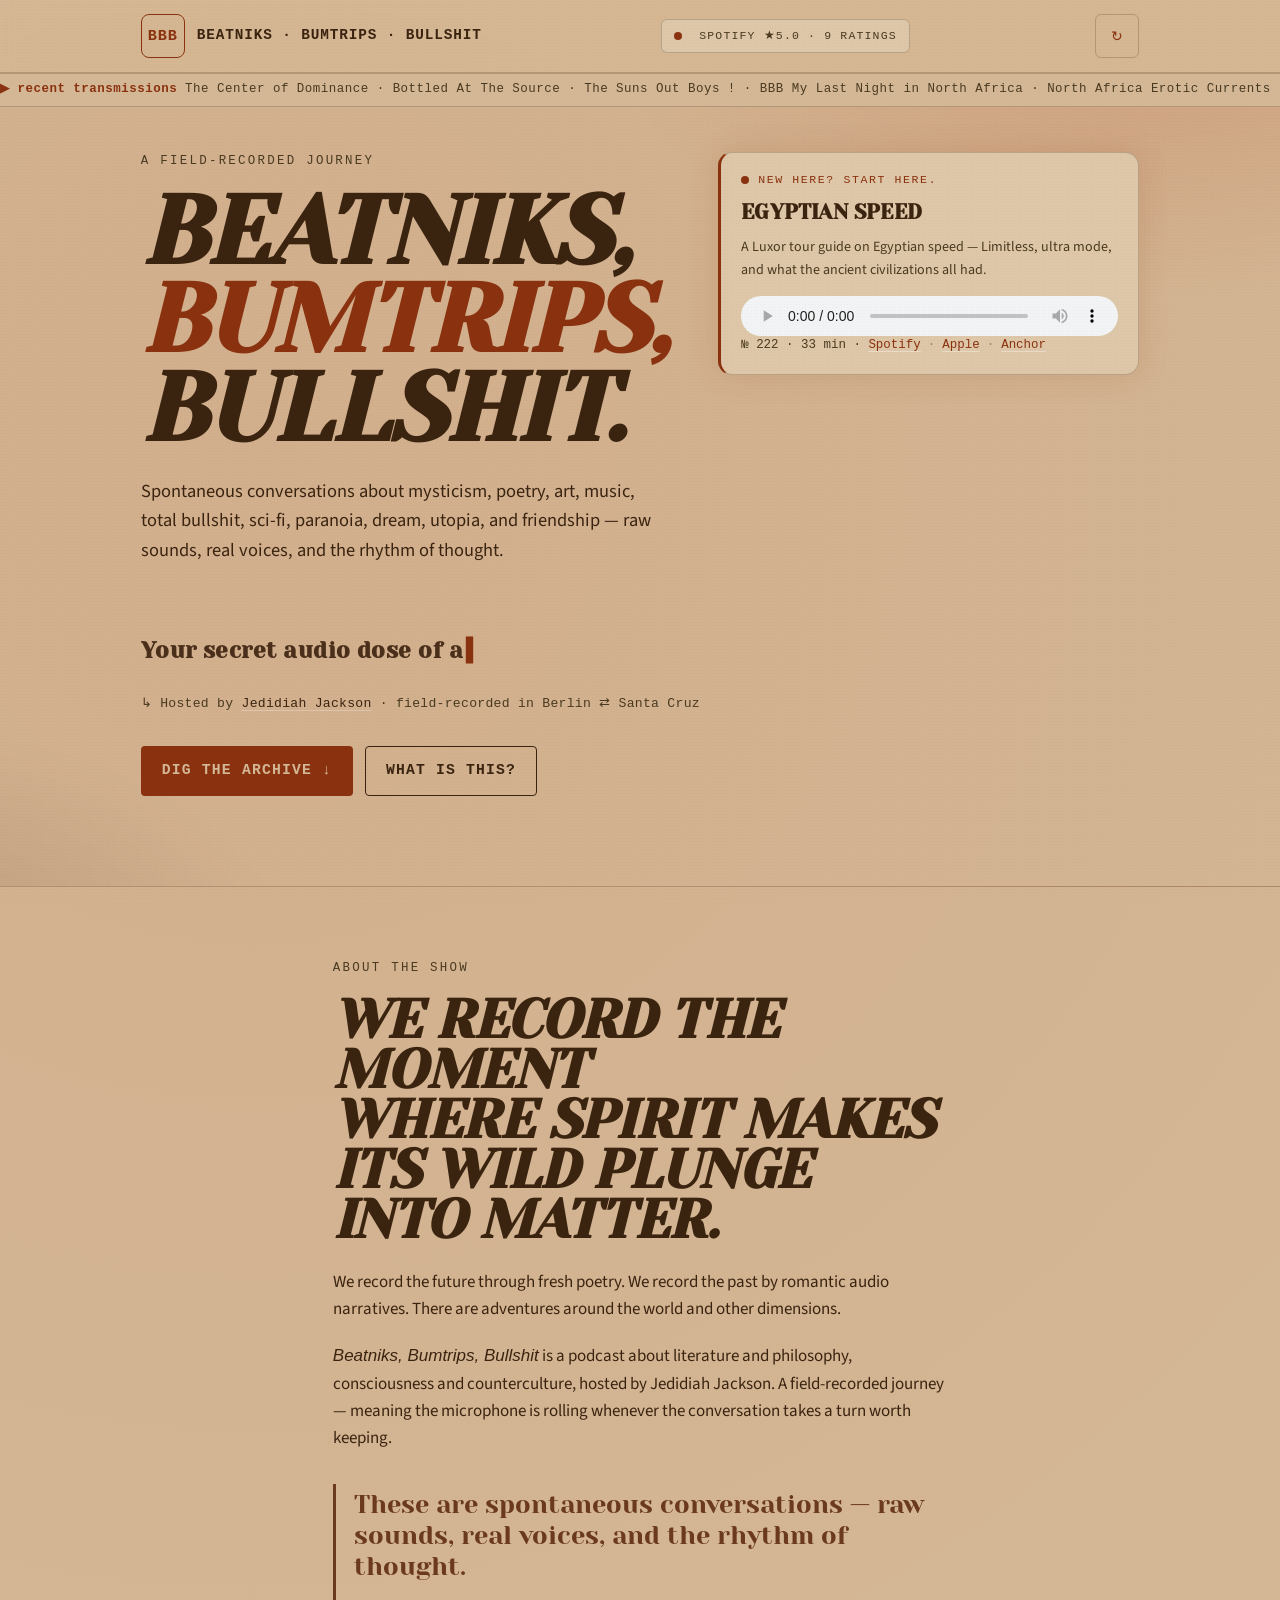
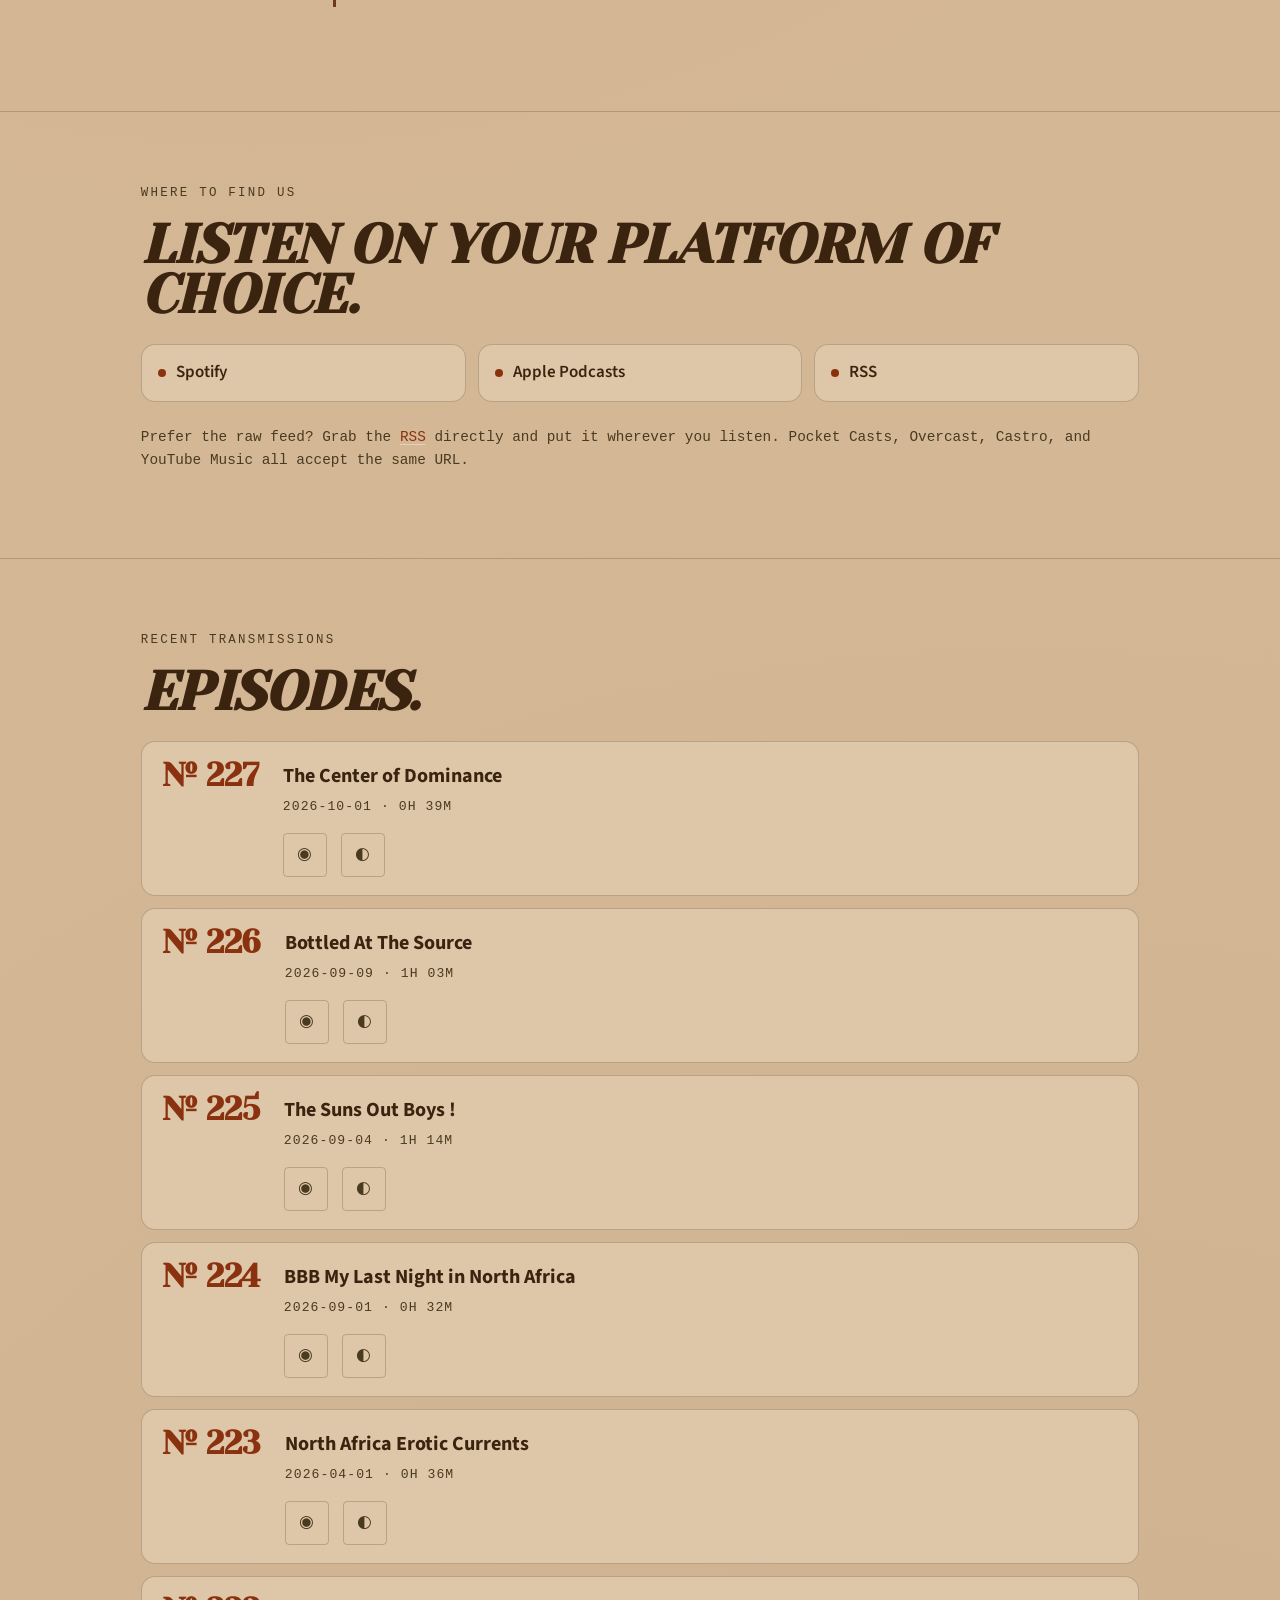
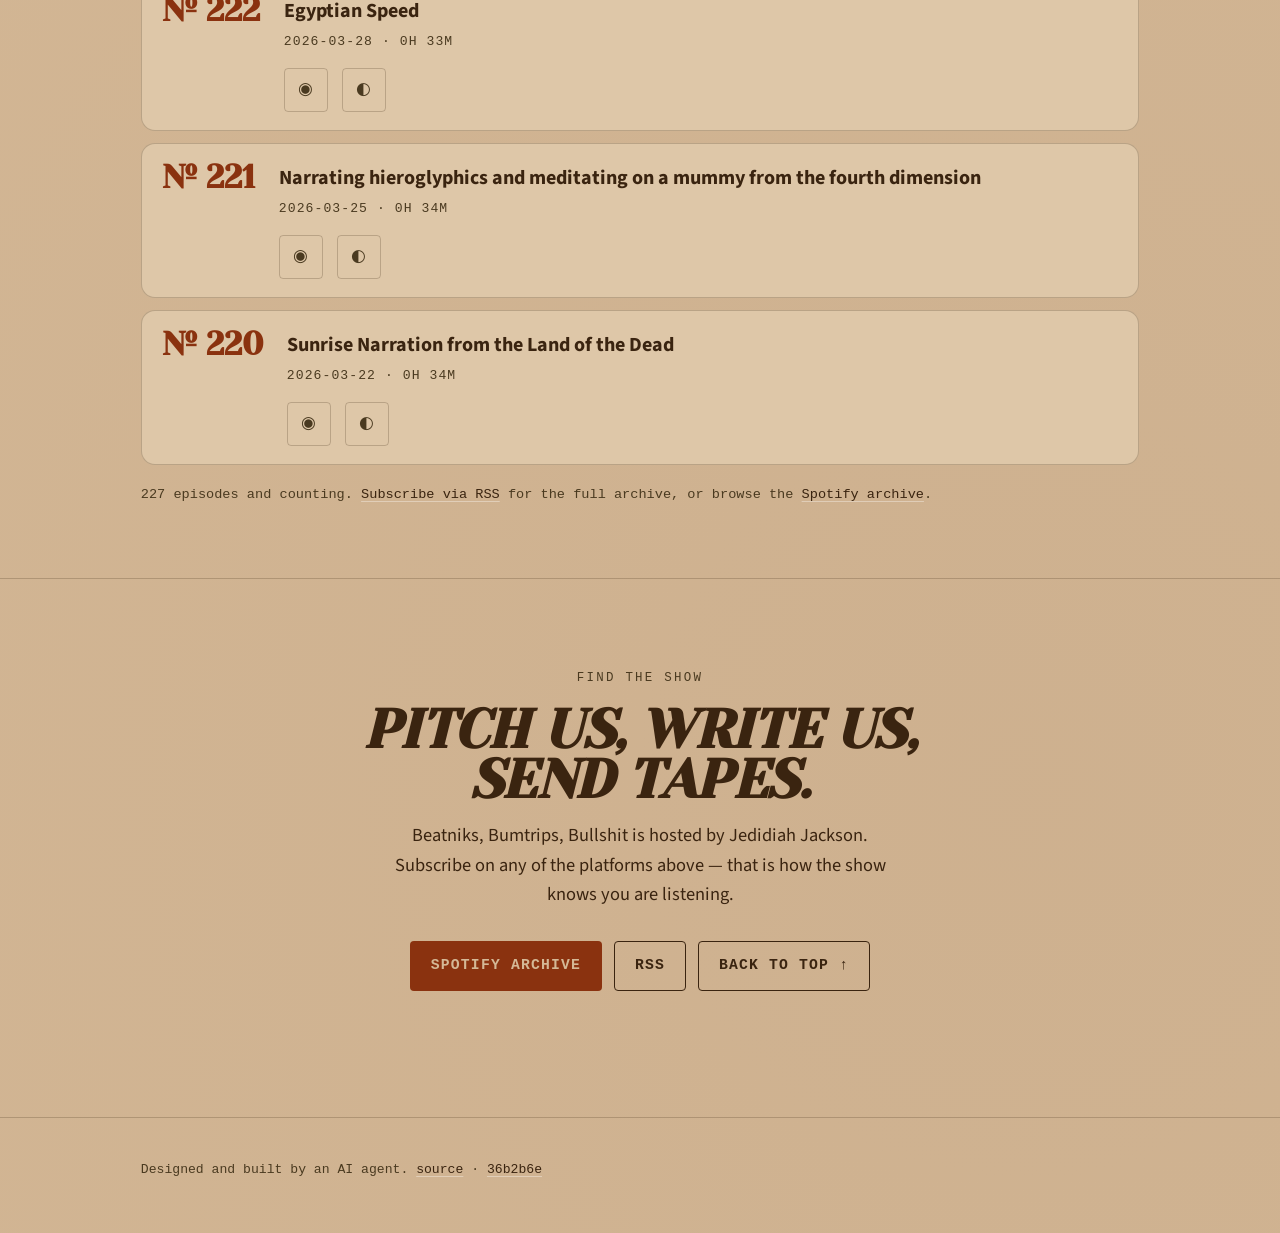
<file: index.html>
<!doctype html><html lang="en"><head><meta charset="utf-8" /><meta name="viewport" content="width=device-width, initial-scale=1, viewport-fit=cover" /><title>Beatniks, Bumtrips, Bullshit — A field-recorded journey through literature, consciousness, and counterculture</title><meta name="description" content="A field-recorded journey through literature, consciousness, and counterculture. Spontaneous conversations about mysticism, poetry, art, music, total bullshit, sci-fi, paranoia, dream, utopia, and friendship." /><meta name="theme-color" content="#0b0b0b" media="(prefers-color-scheme: dark)" /><meta name="theme-color" content="#f3eee2" media="(prefers-color-scheme: light)" /><meta name="color-scheme" content="dark light" /><meta property="og:type" content="website" /><meta property="og:title" content="Beatniks, Bumtrips, Bullshit" /><meta property="og:description" content="A field-recorded journey through literature, consciousness, and counterculture. Your secret audio dose of acid." /><meta property="og:image" content="https://bumtrips.com/assets/og-card.png" /><meta property="og:image:width" content="1200" /><meta property="og:image:height" content="630" /><meta property="og:image:alt" content="Beatniks, Bumtrips, Bullshit — A field-recorded journey. Cover art on the right, title in acid green and magenta on the left." /><meta property="og:url" content="https://bumtrips.com/" /><meta property="og:site_name" content="Beatniks, Bumtrips, Bullshit" /><meta name="twitter:card" content="summary_large_image" /><meta name="twitter:title" content="Beatniks, Bumtrips, Bullshit" /><meta name="twitter:description" content="A field-recorded journey through literature, consciousness, and counterculture." /><meta name="twitter:image" content="https://bumtrips.com/assets/og-card.png" /><meta name="twitter:image:alt" content="Beatniks, Bumtrips, Bullshit — A field-recorded journey. Cover art on the right, title in acid green and magenta on the left." /><link rel="icon" type="image/svg+xml" href="assets/favicon.svg" /><link rel="icon" type="image/png" sizes="32x32" href="assets/favicon-32.png" /><link rel="apple-touch-icon" sizes="180x180" href="assets/apple-touch-icon.png" /><link rel="canonical" href="https://bumtrips.com/" /><link rel="preconnect" href="https://fonts.googleapis.com" /><link rel="preconnect" href="https://fonts.gstatic.com" crossorigin /><link rel="stylesheet" href="https://fonts.googleapis.com/css2?family=Big+Shoulders+Display:wght@700;900&family=Inter:wght@400&family=Space+Mono:wght@400;700&display=swap" /><link rel="alternate" type="application/rss+xml" title="Beatniks, Bumtrips, Bullshit" href="https://anchor.fm/s/4431c4ac/podcast/rss" /><script type="application/ld+json">
  {
    "@context": "https://schema.org",
    "@type": "Podcast",
    "name": "Beatniks, Bumtrips, Bullshit",
    "description": "A field-recorded journey through literature, consciousness, and counterculture. Spontaneous conversations about mysticism, poetry, art, music, total bullshit, sci-fi, paranoia, dream, utopia, and friendship.",
    "url": "https://bumtrips.com/",
    "webFeed": "https://anchor.fm/s/4431c4ac/podcast/rss",
    "author": { "@type": "Person", "name": "Jedidiah Jackson" },
    "image": "https://bumtrips.com/assets/og-card.png",
    "inLanguage": "en",
    "genre": ["Arts", "Literature", "Philosophy"]
  }
  </script>

  <link rel="stylesheet" href="styles.min.css" /></head><body><a class="skip-link" href="#main">Skip to content</a><div class="scanlines" aria-hidden="true"></div><div class="transmission-glitch" aria-hidden="true"></div><div class="acid-invert" aria-hidden="true"></div><div class="konami-msg" id="konami-msg" role="status" aria-live="polite"></div><header class="site-header" role="banner"><div class="wrap header-wrap"><a class="brand" href="#top" aria-label="Beatniks, Bumtrips, Bullshit — home"><span class="brand-mark" aria-hidden="true">BBB</span><span class="brand-name">Beatniks · Bumtrips · Bullshit</span></a><span class="dial"><span class="rec-dot" aria-hidden="true"></span><span class="dial-proof" id="dial-proof">SPOTIFY ★5.0 · 9 RATINGS</span></span><button type="button" id="theme-cycle" class="theme-cycle-btn" aria-label="Cycle to next theme">↻</button></div></header><aside class="marquee" aria-label="Recent episode titles"><div class="marquee-track"><span class="marquee-text"><!-- AUTO-MARQUEE -->The Center of Dominance · Bottled At The Source · The Suns Out Boys ! · BBB My Last Night in North Africa · North Africa Erotic Currents · Egyptian Speed · Narrating hieroglyphics and meditating on a mummy from the fourth dimension · Sunrise Narration from the Land of the Dead · Lion Face Calm / notes from Cairo · BBB Inside a Pyramid · Horse Music · votive notes from Cairo · The Center of Dominance · Bottled At The Source · The Suns Out Boys ! · BBB My Last Night in North Africa · North Africa Erotic Currents · Egyptian Speed · Narrating hieroglyphics and meditating on a mummy from the fourth dimension · Sunrise Narration from the Land of the Dead · Lion Face Calm / notes from Cairo · BBB Inside a Pyramid · Horse Music · votive notes from Cairo<!-- /AUTO-MARQUEE --></span></div></aside><main id="main"><section id="top" class="hero" aria-labelledby="hero-title"><div class="wrap"><div class="hero-grid"><div class="hero-copy"><p class="eyebrow">A field-recorded journey</p><h1 id="hero-title" class="display"> Beatniks,<br /><span class="accent">Bumtrips,</span><br /> Bullshit.
            </h1><p class="lede"> Spontaneous conversations about mysticism, poetry, art, music, total bullshit,
              sci-fi, paranoia, dream, utopia, and friendship — raw sounds, real voices,
              and the rhythm of thought.
            </p></div><div id="start-here" class="featured-ep"><p class="featured-ep-kicker"><span class="rec-dot" aria-hidden="true"></span>NEW HERE? START HERE.</p><h2 class="featured-ep-title">Egyptian Speed</h2><p class="featured-ep-desc"> A Luxor tour guide on Egyptian speed — Limitless, ultra mode,
              and what the ancient civilizations all had.
            </p><audio class="featured-ep-audio" controls preload="metadata"
                   aria-label="Play featured episode: Egyptian Speed"
                   src="https://anchor.fm/s/4431c4ac/podcast/play/116093295/https%3A%2F%2Fd3ctxlq1ktw2nl.cloudfront.net%2Fstaging%2F2026-1-26%2F418886665-44100-2-06185967a81ad.m4a"></audio><p class="featured-ep-links"> №&nbsp;222 · 33&nbsp;min · <a href="https://podcasters.spotify.com/pod/show/jedidiah-jackson/episodes/Egyptian-Speed-e3flctf" rel="noopener">Spotify</a><span aria-hidden="true">·</span><a href="https://podcasts.apple.com/us/podcast/egyptian-speed/id1663479533?i=1000757916411&amp;uo=4" rel="noopener">Apple</a><span aria-hidden="true">·</span><a href="https://anchor.fm/jedidiah-jackson/episodes/Egyptian-Speed-e3flctf" rel="noopener">Anchor</a></p></div></div><p class="tagline" aria-hidden="true"><span class="typewriter" id="tagline-typewriter"></span><span class="typewriter-caret" aria-hidden="true">▍</span></p><p class="hero-meta"><span aria-hidden="true">↳</span> Hosted by <a href="#contact">Jedidiah Jackson</a> · field-recorded in Berlin&nbsp;⇄&nbsp;Santa&nbsp;Cruz
        </p><div class="cta-row"><a class="btn btn-primary" href="#episodes">Dig the archive ↓</a><a class="btn btn-ghost" href="#about">What is this?</a></div></div></section><section id="about" class="about" aria-labelledby="about-title"><div class="wrap narrow"><p class="eyebrow">About the show</p><h2 id="about-title" class="display sm"> We record the moment<br />where spirit makes its wild plunge into matter.
        </h2><div class="prose"><p> We record the future through fresh poetry. We record the past by romantic
            audio narratives. There are adventures around the world and other dimensions.
          </p><p><em>Beatniks, Bumtrips, Bullshit</em> is a podcast about literature and philosophy,
            consciousness and counterculture, hosted by Jedidiah Jackson.
            A field-recorded journey — meaning the microphone
            is rolling whenever the conversation takes a turn worth keeping.
          </p><blockquote class="pull"><p>These are spontaneous conversations — raw sounds, real voices, and the rhythm of thought.</p></blockquote></div></div></section><section id="listen" class="listen" aria-labelledby="listen-title"><div class="wrap"><p class="eyebrow">Where to find us</p><h2 id="listen-title" class="display sm">Listen on your platform of choice.</h2><ul class="platforms" role="list"><li><a class="platform" href="https://open.spotify.com/show/43GiaQy9E5rkp6LfzXrvAM" rel="noopener"><span class="dot" aria-hidden="true"></span> Spotify</a></li><li><a class="platform" href="https://podcasts.apple.com/us/podcast/beatniks-bumtrips-b-t/id1663479533" rel="noopener"><span class="dot" aria-hidden="true"></span> Apple Podcasts</a></li><li><a class="platform" href="https://anchor.fm/s/4431c4ac/podcast/rss" rel="noopener"><span class="dot" aria-hidden="true"></span> RSS</a></li></ul><p class="rss-note"> Prefer the raw feed? Grab the <a href="https://anchor.fm/s/4431c4ac/podcast/rss">RSS</a> directly and put it wherever you listen. Pocket Casts, Overcast, Castro, and YouTube Music all accept the same URL.
        </p></div></section><section id="episodes" class="episodes" aria-labelledby="episodes-title"><div class="wrap"><p class="eyebrow">Recent transmissions</p><h2 id="episodes-title" class="display sm">Episodes.</h2><!-- AUTO-EPISODES-START --><ol class="episode-list" role="list"><li class="episode"><span class="ep-no">№&nbsp;227</span><div class="ep-body"><h3 class="ep-title">The Center of Dominance</h3><p class="ep-meta">2026-10-01 · 0h 39m</p><ul class="ep-platforms" aria-label="Listen on"><li><a href="https://podcasters.spotify.com/pod/show/jedidiah-jackson/episodes/The-Center-of-Dominance-e3pmgv5" aria-label="Listen on Spotify" rel="noopener"><span aria-hidden="true">&#9673;</span><span class="sr-only">Spotify</span></a></li><li><a href="https://anchor.fm/jedidiah-jackson/episodes/The-Center-of-Dominance-e3pmgv5" aria-label="Listen on Anchor" rel="noopener"><span aria-hidden="true">&#9680;</span><span class="sr-only">Anchor</span></a></li></ul></div></li><li class="episode"><span class="ep-no">№&nbsp;226</span><div class="ep-body"><h3 class="ep-title">Bottled At The Source</h3><p class="ep-meta">2026-09-09 · 1h 03m</p><ul class="ep-platforms" aria-label="Listen on"><li><a href="https://podcasters.spotify.com/pod/show/jedidiah-jackson/episodes/Bottled-At-The-Source-e3oj9su" aria-label="Listen on Spotify" rel="noopener"><span aria-hidden="true">&#9673;</span><span class="sr-only">Spotify</span></a></li><li><a href="https://anchor.fm/jedidiah-jackson/episodes/Bottled-At-The-Source-e3oj9su" aria-label="Listen on Anchor" rel="noopener"><span aria-hidden="true">&#9680;</span><span class="sr-only">Anchor</span></a></li></ul></div></li><li class="episode"><span class="ep-no">№&nbsp;225</span><div class="ep-body"><h3 class="ep-title">The Suns Out Boys !</h3><p class="ep-meta">2026-09-04 · 1h 14m</p><ul class="ep-platforms" aria-label="Listen on"><li><a href="https://podcasters.spotify.com/pod/show/jedidiah-jackson/episodes/The-Suns-Out-Boys-e3o9js3" aria-label="Listen on Spotify" rel="noopener"><span aria-hidden="true">&#9673;</span><span class="sr-only">Spotify</span></a></li><li><a href="https://anchor.fm/jedidiah-jackson/episodes/The-Suns-Out-Boys-e3o9js3" aria-label="Listen on Anchor" rel="noopener"><span aria-hidden="true">&#9680;</span><span class="sr-only">Anchor</span></a></li></ul></div></li><li class="episode"><span class="ep-no">№&nbsp;224</span><div class="ep-body"><h3 class="ep-title">BBB My Last Night in North Africa</h3><p class="ep-meta">2026-09-01 · 0h 32m</p><ul class="ep-platforms" aria-label="Listen on"><li><a href="https://podcasters.spotify.com/pod/show/jedidiah-jackson/episodes/BBB-My-Last-Night-in-North-Africa-e3o6sg9" aria-label="Listen on Spotify" rel="noopener"><span aria-hidden="true">&#9673;</span><span class="sr-only">Spotify</span></a></li><li><a href="https://anchor.fm/jedidiah-jackson/episodes/BBB-My-Last-Night-in-North-Africa-e3o6sg9" aria-label="Listen on Anchor" rel="noopener"><span aria-hidden="true">&#9680;</span><span class="sr-only">Anchor</span></a></li></ul></div></li><li class="episode"><span class="ep-no">№&nbsp;223</span><div class="ep-body"><h3 class="ep-title">North Africa Erotic Currents</h3><p class="ep-meta">2026-04-01 · 0h 36m</p><ul class="ep-platforms" aria-label="Listen on"><li><a href="https://podcasters.spotify.com/pod/show/jedidiah-jackson/episodes/North-Africa-Erotic-Currents-e3fnosv" aria-label="Listen on Spotify" rel="noopener"><span aria-hidden="true">&#9673;</span><span class="sr-only">Spotify</span></a></li><li><a href="https://anchor.fm/jedidiah-jackson/episodes/North-Africa-Erotic-Currents-e3fnosv" aria-label="Listen on Anchor" rel="noopener"><span aria-hidden="true">&#9680;</span><span class="sr-only">Anchor</span></a></li></ul></div></li><li class="episode"><span class="ep-no">№&nbsp;222</span><div class="ep-body"><h3 class="ep-title">Egyptian Speed</h3><p class="ep-meta">2026-03-28 · 0h 33m</p><ul class="ep-platforms" aria-label="Listen on"><li><a href="https://podcasters.spotify.com/pod/show/jedidiah-jackson/episodes/Egyptian-Speed-e3flctf" aria-label="Listen on Spotify" rel="noopener"><span aria-hidden="true">&#9673;</span><span class="sr-only">Spotify</span></a></li><li><a href="https://anchor.fm/jedidiah-jackson/episodes/Egyptian-Speed-e3flctf" aria-label="Listen on Anchor" rel="noopener"><span aria-hidden="true">&#9680;</span><span class="sr-only">Anchor</span></a></li></ul></div></li><li class="episode"><span class="ep-no">№&nbsp;221</span><div class="ep-body"><h3 class="ep-title">Narrating hieroglyphics and meditating on a mummy from the fourth dimension</h3><p class="ep-meta">2026-03-25 · 0h 34m</p><ul class="ep-platforms" aria-label="Listen on"><li><a href="https://podcasters.spotify.com/pod/show/jedidiah-jackson/episodes/Narrating-hieroglyphics-and-meditating-on-a-mummy-from-the-fourth-dimension-e3fkkek" aria-label="Listen on Spotify" rel="noopener"><span aria-hidden="true">&#9673;</span><span class="sr-only">Spotify</span></a></li><li><a href="https://anchor.fm/jedidiah-jackson/episodes/Narrating-hieroglyphics-and-meditating-on-a-mummy-from-the-fourth-dimension-e3fkkek" aria-label="Listen on Anchor" rel="noopener"><span aria-hidden="true">&#9680;</span><span class="sr-only">Anchor</span></a></li></ul></div></li><li class="episode"><span class="ep-no">№&nbsp;220</span><div class="ep-body"><h3 class="ep-title">Sunrise Narration from the Land of the Dead</h3><p class="ep-meta">2026-03-22 · 0h 34m</p><ul class="ep-platforms" aria-label="Listen on"><li><a href="https://podcasters.spotify.com/pod/show/jedidiah-jackson/episodes/Sunrise-Narration-from-the-Land-of-the-Dead-e3fkk0s" aria-label="Listen on Spotify" rel="noopener"><span aria-hidden="true">&#9673;</span><span class="sr-only">Spotify</span></a></li><li><a href="https://anchor.fm/jedidiah-jackson/episodes/Sunrise-Narration-from-the-Land-of-the-Dead-e3fkk0s" aria-label="Listen on Anchor" rel="noopener"><span aria-hidden="true">&#9680;</span><span class="sr-only">Anchor</span></a></li></ul></div></li></ol><p class="ep-more"> 227 episodes and counting. <a href="https://anchor.fm/s/4431c4ac/podcast/rss">Subscribe via RSS</a> for the full archive, or browse the <a href="https://open.spotify.com/show/43GiaQy9E5rkp6LfzXrvAM">Spotify archive</a>.
        </p><!-- AUTO-EPISODES-END --></div></section><section id="contact" class="contact" aria-labelledby="contact-title"><div class="wrap narrow"><p class="eyebrow">Find the show</p><h2 id="contact-title" class="display sm">Pitch us, write us, send tapes.</h2><p class="lede"> Beatniks, Bumtrips, Bullshit is hosted by Jedidiah Jackson. Subscribe on
          any of the platforms above — that is how the show knows you are listening.
        </p><div class="cta-row center"><a class="btn btn-primary" href="https://open.spotify.com/show/43GiaQy9E5rkp6LfzXrvAM">Spotify archive</a><a class="btn btn-ghost" href="https://anchor.fm/s/4431c4ac/podcast/rss">RSS</a><a class="btn btn-ghost" href="#top">Back to top ↑</a></div></div></section></main><footer class="site-footer" role="contentinfo"><div class="wrap footer-wrap"><p class="credit"> Designed and built by an AI agent.
        <a href="https://github.com/bumtrips/beatniks-bumtrips-bullshit">source</a> ·
        <a href="https://github.com/bumtrips/beatniks-bumtrips-bullshit/commit/36b2b6ea5d17bb758d3eff9bb471e85fc54826d8">36b2b6e</a></p></div></footer><script src="js/effects.js"></script>
  <script src="js/themes.js"></script>
  <script src="js/proof.js"></script>
</body></html>
</file>
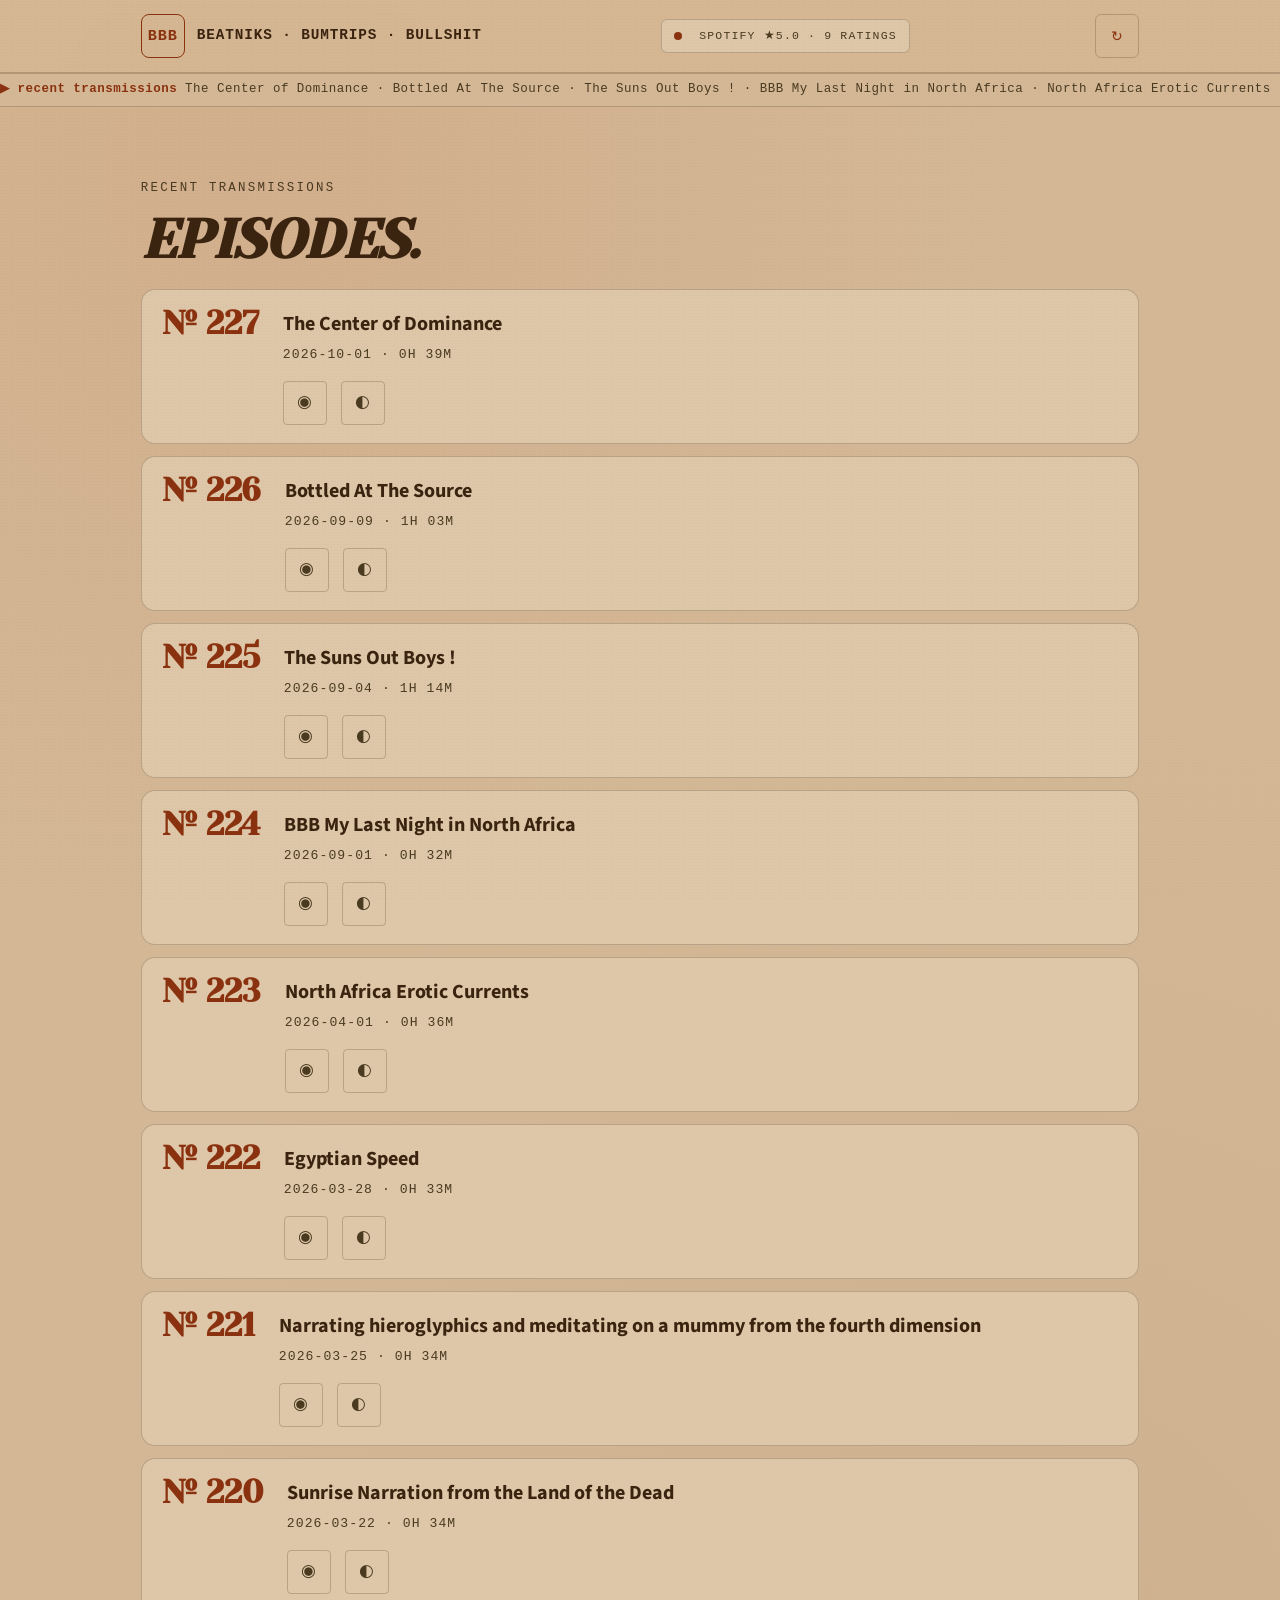
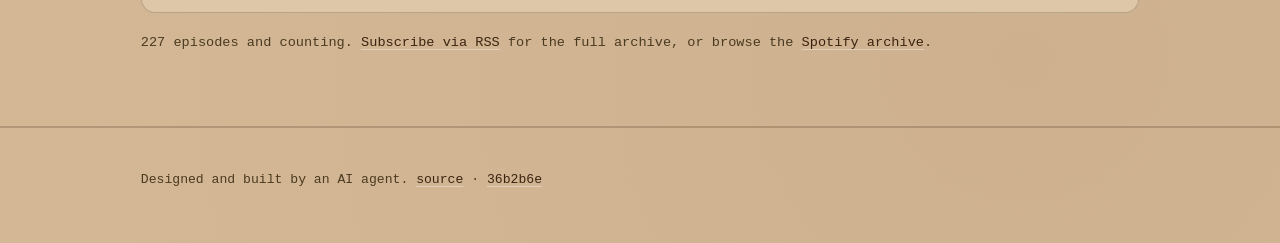
<file: index.src.html>
<!doctype html>
<html lang="en">
<head>
  <meta charset="utf-8" />
  <meta name="viewport" content="width=device-width, initial-scale=1, viewport-fit=cover" />
  <title>Beatniks, Bumtrips, Bullshit — A field-recorded journey through literature, consciousness, and counterculture</title>
  <meta name="description" content="A field-recorded journey through literature, consciousness, and counterculture. Spontaneous conversations about mysticism, poetry, art, music, total bullshit, sci-fi, paranoia, dream, utopia, and friendship." />
  <meta name="theme-color" content="#0b0b0b" media="(prefers-color-scheme: dark)" />
  <meta name="theme-color" content="#f3eee2" media="(prefers-color-scheme: light)" />
  <meta name="color-scheme" content="dark light" />

  <!-- Open Graph -->
  <meta property="og:type" content="website" />
  <meta property="og:title" content="Beatniks, Bumtrips, Bullshit" />
  <meta property="og:description" content="A field-recorded journey through literature, consciousness, and counterculture. Your secret audio dose of acid." />
  <meta property="og:image" content="https://bumtrips.com/assets/og-card.png" />
  <meta property="og:image:width" content="1200" />
  <meta property="og:image:height" content="630" />
  <meta property="og:image:alt" content="Beatniks, Bumtrips, Bullshit — A field-recorded journey. Cover art on the right, title in acid green and magenta on the left." />
  <meta property="og:url" content="https://bumtrips.com/" />
  <meta property="og:site_name" content="Beatniks, Bumtrips, Bullshit" />

  <!-- Twitter -->
  <meta name="twitter:card" content="summary_large_image" />
  <meta name="twitter:title" content="Beatniks, Bumtrips, Bullshit" />
  <meta name="twitter:description" content="A field-recorded journey through literature, consciousness, and counterculture." />
  <meta name="twitter:image" content="https://bumtrips.com/assets/og-card.png" />
  <meta name="twitter:image:alt" content="Beatniks, Bumtrips, Bullshit — A field-recorded journey. Cover art on the right, title in acid green and magenta on the left." />

  <!-- P3.3: Dedicated favicon + apple-touch-icon. -->
  <link rel="icon" type="image/svg+xml" href="assets/favicon.svg" />
  <link rel="icon" type="image/png" sizes="32x32" href="assets/favicon-32.png" />
  <link rel="apple-touch-icon" sizes="180x180" href="assets/apple-touch-icon.png" />
  <link rel="canonical" href="https://bumtrips.com/" />

  <!-- Fonts: only the cyber theme's faces load eagerly; each other theme
       lazy-loads its faces on first apply via ensureThemeFonts() below. -->
  <link rel="preconnect" href="https://fonts.googleapis.com" />
  <link rel="preconnect" href="https://fonts.gstatic.com" crossorigin />
  <link rel="stylesheet" href="https://fonts.googleapis.com/css2?family=Big+Shoulders+Display:wght@700;900&family=Inter:wght@400&family=Space+Mono:wght@400;700&display=swap" />

  <!-- P5.2: RSS auto-discovery for podcast readers. -->
  <link rel="alternate" type="application/rss+xml" title="Beatniks, Bumtrips, Bullshit" href="https://anchor.fm/s/4431c4ac/podcast/rss" />

  <!-- P5.1: Podcast structured data. -->
  <script type="application/ld+json">
  {
    "@context": "https://schema.org",
    "@type": "Podcast",
    "name": "Beatniks, Bumtrips, Bullshit",
    "description": "A field-recorded journey through literature, consciousness, and counterculture. Spontaneous conversations about mysticism, poetry, art, music, total bullshit, sci-fi, paranoia, dream, utopia, and friendship.",
    "url": "https://bumtrips.com/",
    "webFeed": "https://anchor.fm/s/4431c4ac/podcast/rss",
    "author": { "@type": "Person", "name": "Jedidiah Jackson" },
    "image": "https://bumtrips.com/assets/og-card.png",
    "inLanguage": "en",
    "genre": ["Arts", "Literature", "Philosophy"]
  }
  </script>

  <link rel="stylesheet" href="styles.css" />
</head>
<body>
  <a class="skip-link" href="#main">Skip to content</a>

  <!-- CRT scanline overlay (decorative) -->
  <div class="scanlines" aria-hidden="true"></div>

  <!-- Transmission glitch overlay (rare, CSS-only) -->
  <div class="transmission-glitch" aria-hidden="true"></div>

  <!-- Acid invert overlay (rare full-page flash) -->
  <div class="acid-invert" aria-hidden="true"></div>

  <!-- Konami easter egg message -->
  <div class="konami-msg" id="konami-msg" role="status" aria-live="polite"></div>

  <header class="site-header" role="banner">
    <div class="wrap header-wrap">
      <a class="brand" href="#top" aria-label="Beatniks, Bumtrips, Bullshit — home">
        <span class="brand-mark" aria-hidden="true">BBB</span>
        <span class="brand-name">Beatniks · Bumtrips · Bullshit</span>
      </a>

      <!-- Social proof readout — rotates one item at a time (JS below).
           Strings are hand-managed: only claim what's verifiable. -->
      <span class="dial">
        <span class="rec-dot" aria-hidden="true"></span><span class="dial-proof" id="dial-proof">SPOTIFY ★5.0 · 9 RATINGS</span>
      </span>

      <button type="button" id="theme-cycle" class="theme-cycle-btn" aria-label="Cycle to next theme">↻</button>
    </div>
  </header>

  <!-- Scrolling marquee of recent episode titles (auto-managed).
       P0.3: Wrap in <aside> so the marquee lives inside a landmark (axe `region`). -->
  <aside class="marquee" aria-label="Recent episode titles">
    <div class="marquee-track">
      <span class="marquee-text"><!-- AUTO-MARQUEE -->The Center of Dominance · Bottled At The Source · The Suns Out Boys ! · BBB My Last Night in North Africa · North Africa Erotic Currents · Egyptian Speed · Narrating hieroglyphics and meditating on a mummy from the fourth dimension · Sunrise Narration from the Land of the Dead · Lion Face Calm / notes from Cairo · BBB Inside a Pyramid · Horse Music · votive notes from Cairo · The Center of Dominance · Bottled At The Source · The Suns Out Boys ! · BBB My Last Night in North Africa · North Africa Erotic Currents · Egyptian Speed · Narrating hieroglyphics and meditating on a mummy from the fourth dimension · Sunrise Narration from the Land of the Dead · Lion Face Calm / notes from Cairo · BBB Inside a Pyramid · Horse Music · votive notes from Cairo<!-- /AUTO-MARQUEE --></span>
    </div>
  </aside>

  <main id="main">
    <!-- INCLUDE: sections/hero.html -->
    <!-- INCLUDE: sections/about.html -->
    <!-- INCLUDE: sections/listen.html -->
    <!-- EPISODES (latest N — auto-managed from the RSS feed) -->
    <section id="episodes" class="episodes" aria-labelledby="episodes-title">
      <div class="wrap">
        <p class="eyebrow">Recent transmissions</p>
        <h2 id="episodes-title" class="display sm">Episodes.</h2>

        <!-- AUTO-EPISODES-START -->
        <ol class="episode-list" role="list">
          <li class="episode">
            <span class="ep-no">№&nbsp;227</span>
            <div class="ep-body">
              <h3 class="ep-title">The Center of Dominance</h3>
              <p class="ep-meta">2026-10-01 · 0h 39m</p>

              <ul class="ep-platforms" aria-label="Listen on">
        <li><a href="https://podcasters.spotify.com/pod/show/jedidiah-jackson/episodes/The-Center-of-Dominance-e3pmgv5" aria-label="Listen on Spotify" rel="noopener"><span aria-hidden="true">&#9673;</span><span class="sr-only">Spotify</span></a></li>
        <li><a href="https://anchor.fm/jedidiah-jackson/episodes/The-Center-of-Dominance-e3pmgv5" aria-label="Listen on Anchor" rel="noopener"><span aria-hidden="true">&#9680;</span><span class="sr-only">Anchor</span></a></li>
              </ul>
            </div>
          </li>
          <li class="episode">
            <span class="ep-no">№&nbsp;226</span>
            <div class="ep-body">
              <h3 class="ep-title">Bottled At The Source</h3>
              <p class="ep-meta">2026-09-09 · 1h 03m</p>

              <ul class="ep-platforms" aria-label="Listen on">
        <li><a href="https://podcasters.spotify.com/pod/show/jedidiah-jackson/episodes/Bottled-At-The-Source-e3oj9su" aria-label="Listen on Spotify" rel="noopener"><span aria-hidden="true">&#9673;</span><span class="sr-only">Spotify</span></a></li>
        <li><a href="https://anchor.fm/jedidiah-jackson/episodes/Bottled-At-The-Source-e3oj9su" aria-label="Listen on Anchor" rel="noopener"><span aria-hidden="true">&#9680;</span><span class="sr-only">Anchor</span></a></li>
              </ul>
            </div>
          </li>
          <li class="episode">
            <span class="ep-no">№&nbsp;225</span>
            <div class="ep-body">
              <h3 class="ep-title">The Suns Out Boys !</h3>
              <p class="ep-meta">2026-09-04 · 1h 14m</p>

              <ul class="ep-platforms" aria-label="Listen on">
        <li><a href="https://podcasters.spotify.com/pod/show/jedidiah-jackson/episodes/The-Suns-Out-Boys-e3o9js3" aria-label="Listen on Spotify" rel="noopener"><span aria-hidden="true">&#9673;</span><span class="sr-only">Spotify</span></a></li>
        <li><a href="https://anchor.fm/jedidiah-jackson/episodes/The-Suns-Out-Boys-e3o9js3" aria-label="Listen on Anchor" rel="noopener"><span aria-hidden="true">&#9680;</span><span class="sr-only">Anchor</span></a></li>
              </ul>
            </div>
          </li>
          <li class="episode">
            <span class="ep-no">№&nbsp;224</span>
            <div class="ep-body">
              <h3 class="ep-title">BBB My Last Night in North Africa</h3>
              <p class="ep-meta">2026-09-01 · 0h 32m</p>

              <ul class="ep-platforms" aria-label="Listen on">
        <li><a href="https://podcasters.spotify.com/pod/show/jedidiah-jackson/episodes/BBB-My-Last-Night-in-North-Africa-e3o6sg9" aria-label="Listen on Spotify" rel="noopener"><span aria-hidden="true">&#9673;</span><span class="sr-only">Spotify</span></a></li>
        <li><a href="https://anchor.fm/jedidiah-jackson/episodes/BBB-My-Last-Night-in-North-Africa-e3o6sg9" aria-label="Listen on Anchor" rel="noopener"><span aria-hidden="true">&#9680;</span><span class="sr-only">Anchor</span></a></li>
              </ul>
            </div>
          </li>
          <li class="episode">
            <span class="ep-no">№&nbsp;223</span>
            <div class="ep-body">
              <h3 class="ep-title">North Africa Erotic Currents</h3>
              <p class="ep-meta">2026-04-01 · 0h 36m</p>

              <ul class="ep-platforms" aria-label="Listen on">
        <li><a href="https://podcasters.spotify.com/pod/show/jedidiah-jackson/episodes/North-Africa-Erotic-Currents-e3fnosv" aria-label="Listen on Spotify" rel="noopener"><span aria-hidden="true">&#9673;</span><span class="sr-only">Spotify</span></a></li>
        <li><a href="https://anchor.fm/jedidiah-jackson/episodes/North-Africa-Erotic-Currents-e3fnosv" aria-label="Listen on Anchor" rel="noopener"><span aria-hidden="true">&#9680;</span><span class="sr-only">Anchor</span></a></li>
              </ul>
            </div>
          </li>
          <li class="episode">
            <span class="ep-no">№&nbsp;222</span>
            <div class="ep-body">
              <h3 class="ep-title">Egyptian Speed</h3>
              <p class="ep-meta">2026-03-28 · 0h 33m</p>

              <ul class="ep-platforms" aria-label="Listen on">
        <li><a href="https://podcasters.spotify.com/pod/show/jedidiah-jackson/episodes/Egyptian-Speed-e3flctf" aria-label="Listen on Spotify" rel="noopener"><span aria-hidden="true">&#9673;</span><span class="sr-only">Spotify</span></a></li>
        <li><a href="https://anchor.fm/jedidiah-jackson/episodes/Egyptian-Speed-e3flctf" aria-label="Listen on Anchor" rel="noopener"><span aria-hidden="true">&#9680;</span><span class="sr-only">Anchor</span></a></li>
              </ul>
            </div>
          </li>
          <li class="episode">
            <span class="ep-no">№&nbsp;221</span>
            <div class="ep-body">
              <h3 class="ep-title">Narrating hieroglyphics and meditating on a mummy from the fourth dimension</h3>
              <p class="ep-meta">2026-03-25 · 0h 34m</p>

              <ul class="ep-platforms" aria-label="Listen on">
        <li><a href="https://podcasters.spotify.com/pod/show/jedidiah-jackson/episodes/Narrating-hieroglyphics-and-meditating-on-a-mummy-from-the-fourth-dimension-e3fkkek" aria-label="Listen on Spotify" rel="noopener"><span aria-hidden="true">&#9673;</span><span class="sr-only">Spotify</span></a></li>
        <li><a href="https://anchor.fm/jedidiah-jackson/episodes/Narrating-hieroglyphics-and-meditating-on-a-mummy-from-the-fourth-dimension-e3fkkek" aria-label="Listen on Anchor" rel="noopener"><span aria-hidden="true">&#9680;</span><span class="sr-only">Anchor</span></a></li>
              </ul>
            </div>
          </li>
          <li class="episode">
            <span class="ep-no">№&nbsp;220</span>
            <div class="ep-body">
              <h3 class="ep-title">Sunrise Narration from the Land of the Dead</h3>
              <p class="ep-meta">2026-03-22 · 0h 34m</p>

              <ul class="ep-platforms" aria-label="Listen on">
        <li><a href="https://podcasters.spotify.com/pod/show/jedidiah-jackson/episodes/Sunrise-Narration-from-the-Land-of-the-Dead-e3fkk0s" aria-label="Listen on Spotify" rel="noopener"><span aria-hidden="true">&#9673;</span><span class="sr-only">Spotify</span></a></li>
        <li><a href="https://anchor.fm/jedidiah-jackson/episodes/Sunrise-Narration-from-the-Land-of-the-Dead-e3fkk0s" aria-label="Listen on Anchor" rel="noopener"><span aria-hidden="true">&#9680;</span><span class="sr-only">Anchor</span></a></li>
              </ul>
            </div>
          </li>
        </ol>

        <p class="ep-more">
          227 episodes and counting. <a href="https://anchor.fm/s/4431c4ac/podcast/rss">Subscribe via RSS</a> for the full archive, or browse the <a href="https://open.spotify.com/show/43GiaQy9E5rkp6LfzXrvAM">Spotify archive</a>.
        </p>
<!-- AUTO-EPISODES-END -->
      </div>
    </section>

    <!-- INCLUDE: sections/contact.html -->
  </main>

  <footer class="site-footer" role="contentinfo">
    <div class="wrap footer-wrap">
      <p class="credit">
        Designed and built by an AI agent.
        <a href="https://github.com/bumtrips/beatniks-bumtrips-bullshit">source</a>
        ·
        <a href="https://github.com/bumtrips/beatniks-bumtrips-bullshit/commit/36b2b6ea5d17bb758d3eff9bb471e85fc54826d8">36b2b6e</a>
      </p>
    </div>
  </footer>

  <script src="js/effects.js"></script>
  <script src="js/themes.js"></script>
  <script src="js/proof.js"></script>
</body>
</html>
</file>
<file: styles.css>
/* styles.css — import manifest over styles/ (256-line cap).
   minify.py minifies this file to styles.min.css; the @imports
   survive minification and resolve relative to this file's URL. */
@import url("styles/base.css");
@import url("styles/chrome.css");
@import url("styles/sections.css");
@import url("styles/episodes.css");
@import url("styles/fx.css");
@import url("styles/responsive.css");
@import url("styles/themes/zine.css");
@import url("styles/themes/radio.css");
@import url("styles/themes/desert.css");
@import url("styles/themes/temple.css");
@import url("styles/themes/brutalist.css");
@import url("styles/themes/overrides.css");
</file>
<file: styles.min.css>
@import url("styles/base.css");@import url("styles/chrome.css");@import url("styles/sections.css");@import url("styles/episodes.css");@import url("styles/fx.css");@import url("styles/responsive.css");@import url("styles/themes/zine.css");@import url("styles/themes/radio.css");@import url("styles/themes/desert.css");@import url("styles/themes/temple.css");@import url("styles/themes/brutalist.css");@import url("styles/themes/overrides.css");
</file>
